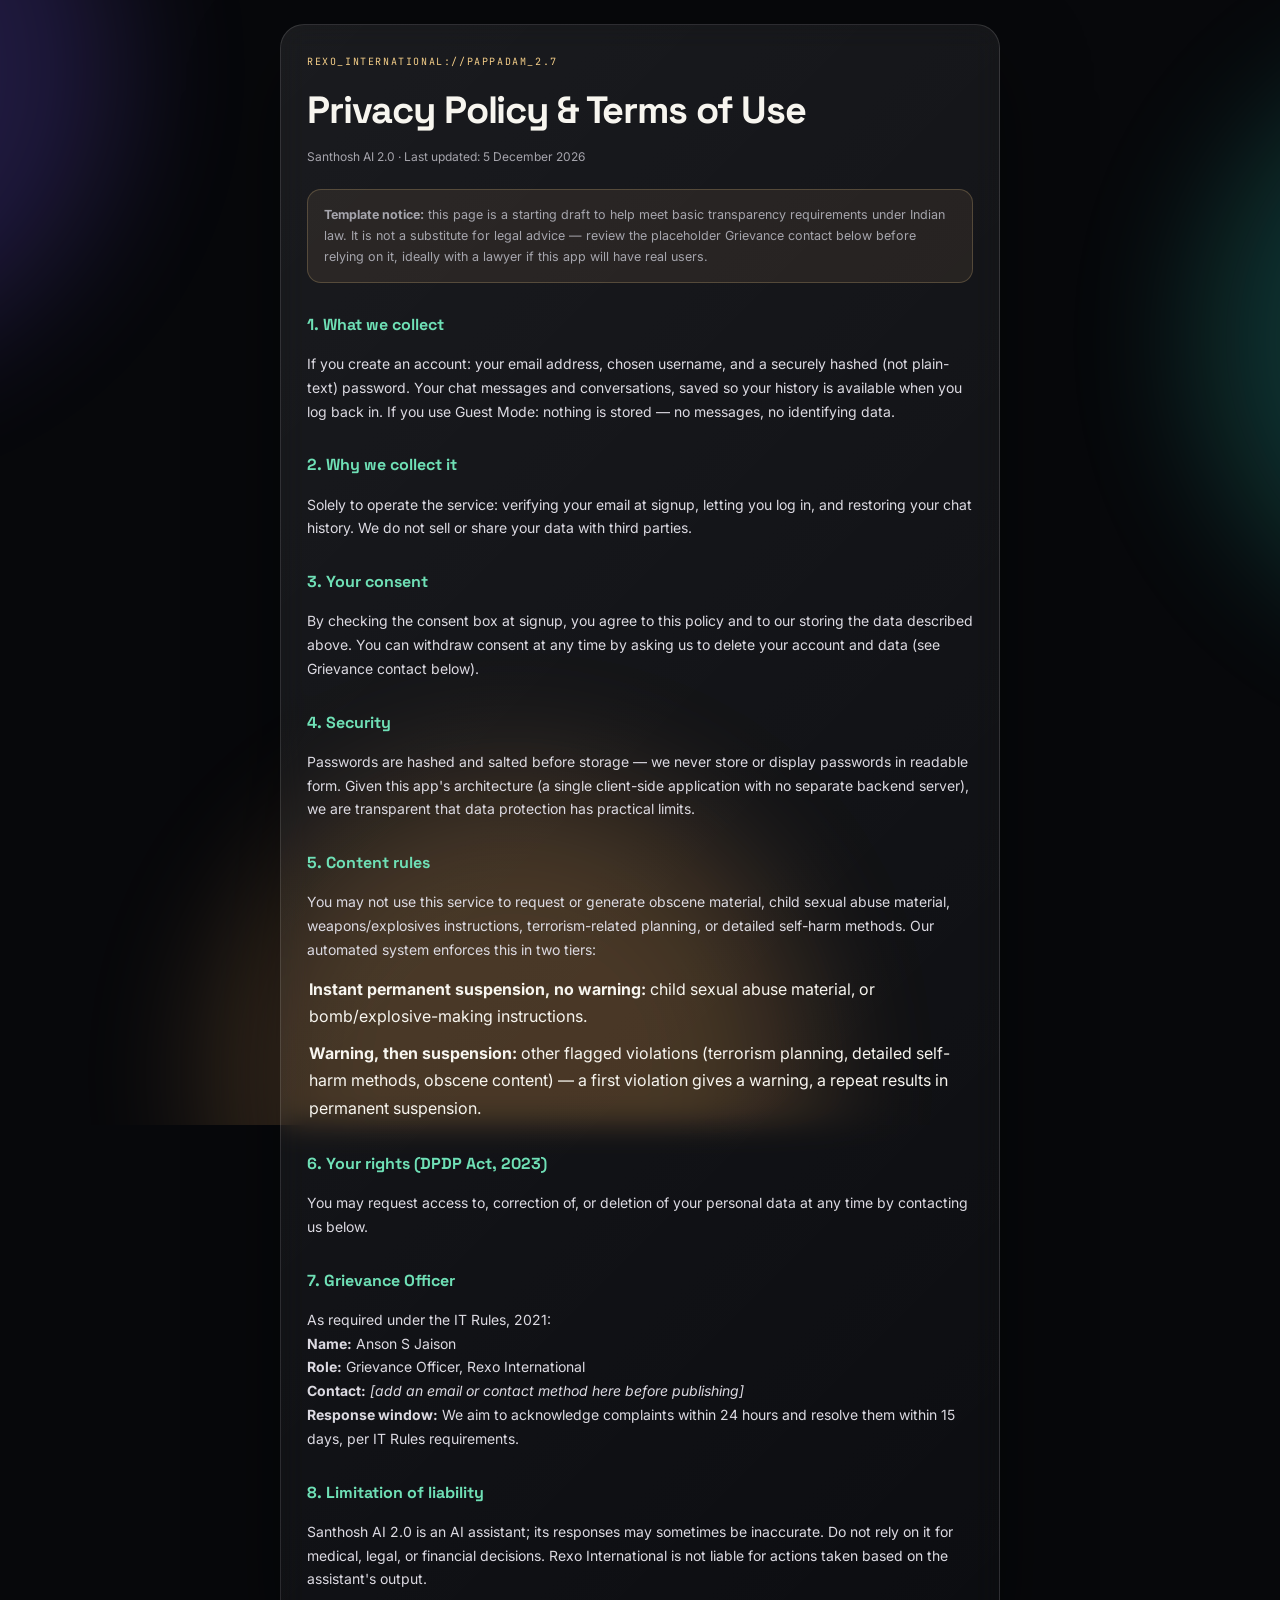
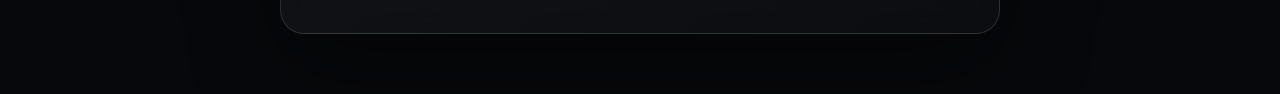
<file: legal.html>
<!DOCTYPE html>
<html lang="en">
<head>
<meta charset="UTF-8">
<meta name="viewport" content="width=device-width, initial-scale=1, maximum-scale=1, viewport-fit=cover">
<meta name="theme-color" content="#07080b">
<title>Legal — Santhosh AI 2.0</title>
<link rel="preconnect" href="https://fonts.googleapis.com">
<link rel="preconnect" href="https://fonts.gstatic.com" crossorigin>
<link href="https://fonts.googleapis.com/css2?family=Inter:wght@400;500;600;700&family=JetBrains+Mono:wght@500;600&family=Space+Grotesk:wght@600;700&display=swap" rel="stylesheet">
<style>
:root{--bg:#07080b;--text:#f7f5ef;--muted:#a6a5ad;--glass:rgba(255,255,255,.055);--border:rgba(255,255,255,.13);--gold:#f4ce89;--green:#6fe0b6;--violet:#7c5cff;--teal:#2dd4bf;--amber:#ffb86b;--danger:#ff7777;--shadow:0 30px 90px rgba(0,0,0,.42);}
*{box-sizing:border-box;-webkit-tap-highlight-color:transparent;}
html,body{margin:0;min-height:100%;}
body{font-family:"Inter",sans-serif;color:var(--text);background:var(--bg);line-height:1.7;padding:24px 18px 60px;}
.aurora{position:fixed;inset:-25%;z-index:-10;overflow:hidden;}
.blob{position:absolute;width:46vw;height:46vw;min-width:280px;min-height:280px;border-radius:50%;filter:blur(70px);opacity:.22;}
.blob.one{left:-8%;top:0;background:var(--violet);}
.blob.two{right:-10%;top:20%;background:var(--teal);}
.blob.three{left:28%;bottom:-18%;background:var(--amber);}
.wrap{max-width:720px;margin:0 auto;}
.glass{background:linear-gradient(135deg,rgba(255,255,255,.08),rgba(255,255,255,.025));border:1px solid var(--border);backdrop-filter:blur(14px) saturate(120%);-webkit-backdrop-filter:blur(14px) saturate(120%);box-shadow:var(--shadow);border-radius:24px;padding:28px 26px;}
.eyebrow{font-family:"JetBrains Mono",monospace;font-size:10px;letter-spacing:.16em;color:var(--gold);text-transform:uppercase;}
h1{font-family:"Space Grotesk",sans-serif;font-size:clamp(28px,7vw,38px);margin:8px 0 4px;letter-spacing:-.03em;}
.updated{color:var(--muted);font-size:12px;margin-bottom:22px;}
.note{background:rgba(244,206,137,.08);border:1px solid rgba(244,206,137,.22);border-radius:14px;padding:14px 16px;font-size:12.5px;color:var(--muted);margin-bottom:26px;}
h2{font-family:"Space Grotesk",sans-serif;font-size:16px;color:var(--green);margin:28px 0 8px;}
p,li{font-size:14px;color:#dcdae2;}
a{color:var(--gold);}
.tier{margin:10px 0;padding-left:2px;}
.tier strong{color:var(--text);}
</style>
</head>
<body>
<div class="aurora"><div class="blob one"></div><div class="blob two"></div><div class="blob three"></div></div>

<div class="wrap glass">
<div class="eyebrow">REXO_INTERNATIONAL://PAPPADAM_2.7</div>
<h1>Privacy Policy &amp; Terms of Use</h1>
<div class="updated">Santhosh AI 2.0 · Last updated: <span id="dateNow"></span></div>

<div class="note">
<strong>Template notice:</strong> this page is a starting draft to help meet basic transparency requirements under Indian law. It is not a substitute for legal advice — review the placeholder Grievance contact below before relying on it, ideally with a lawyer if this app will have real users.
</div>

<h2>1. What we collect</h2>
<p>If you create an account: your email address, chosen username, and a securely hashed (not plain-text) password. Your chat messages and conversations, saved so your history is available when you log back in. If you use Guest Mode: nothing is stored — no messages, no identifying data.</p>

<h2>2. Why we collect it</h2>
<p>Solely to operate the service: verifying your email at signup, letting you log in, and restoring your chat history. We do not sell or share your data with third parties.</p>

<h2>3. Your consent</h2>
<p>By checking the consent box at signup, you agree to this policy and to our storing the data described above. You can withdraw consent at any time by asking us to delete your account and data (see Grievance contact below).</p>

<h2>4. Security</h2>
<p>Passwords are hashed and salted before storage — we never store or display passwords in readable form. Given this app's architecture (a single client-side application with no separate backend server), we are transparent that data protection has practical limits.</p>

<h2>5. Content rules</h2>
<p>You may not use this service to request or generate obscene material, child sexual abuse material, weapons/explosives instructions, terrorism-related planning, or detailed self-harm methods. Our automated system enforces this in two tiers:</p>
<div class="tier"><strong>Instant permanent suspension, no warning:</strong> child sexual abuse material, or bomb/explosive-making instructions.</div>
<div class="tier"><strong>Warning, then suspension:</strong> other flagged violations (terrorism planning, detailed self-harm methods, obscene content) — a first violation gives a warning, a repeat results in permanent suspension.</div>

<h2>6. Your rights (DPDP Act, 2023)</h2>
<p>You may request access to, correction of, or deletion of your personal data at any time by contacting us below.</p>

<h2>7. Grievance Officer</h2>
<p>
As required under the IT Rules, 2021:<br>
<strong>Name:</strong> Anson S Jaison<br>
<strong>Role:</strong> Grievance Officer, Rexo International<br>
<strong>Contact:</strong> <em>[add an email or contact method here before publishing]</em><br>
<strong>Response window:</strong> We aim to acknowledge complaints within 24 hours and resolve them within 15 days, per IT Rules requirements.
</p>

<h2>8. Limitation of liability</h2>
<p>Santhosh AI 2.0 is an AI assistant; its responses may sometimes be inaccurate. Do not rely on it for medical, legal, or financial decisions. Rexo International is not liable for actions taken based on the assistant's output.</p>
</div>

<script>document.getElementById('dateNow').textContent = new Date().toLocaleDateString('en-IN', { year:'numeric', month:'long', day:'numeric' });</script>
</body>
</html>
</file>
